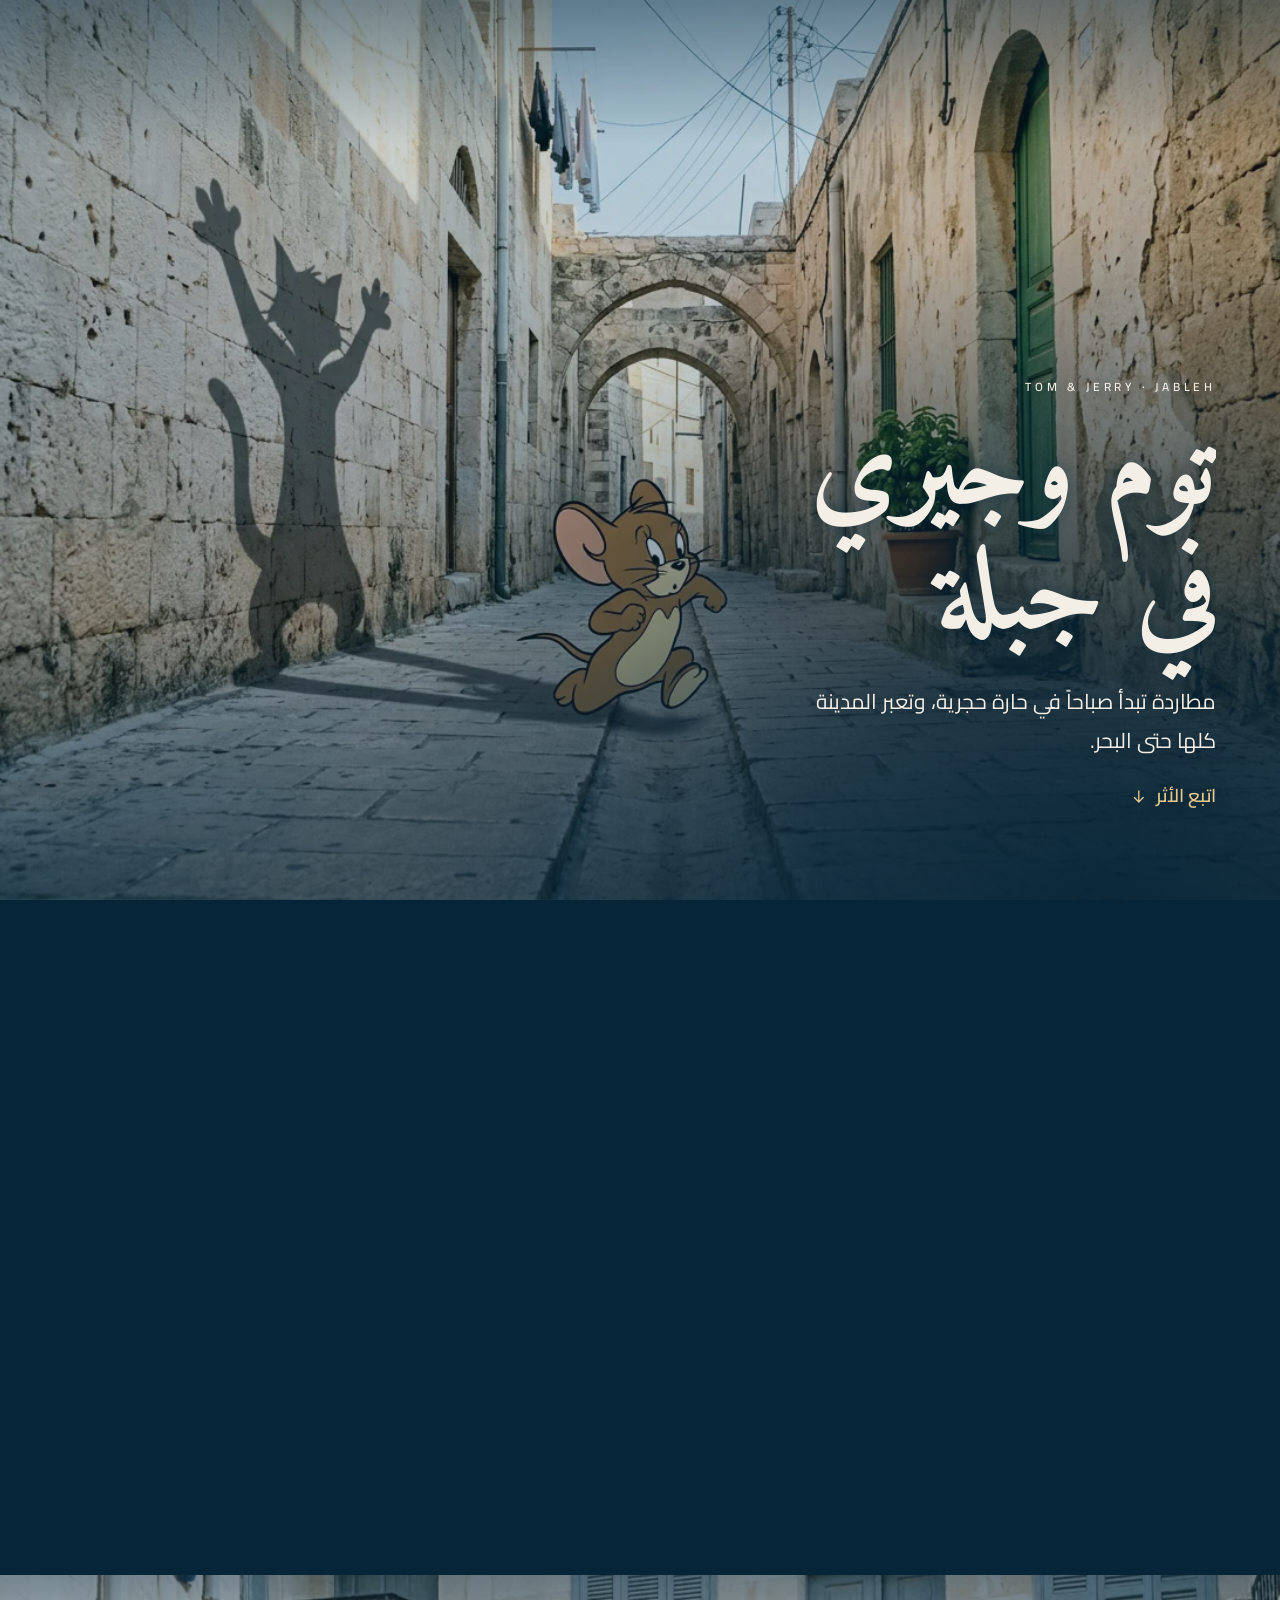
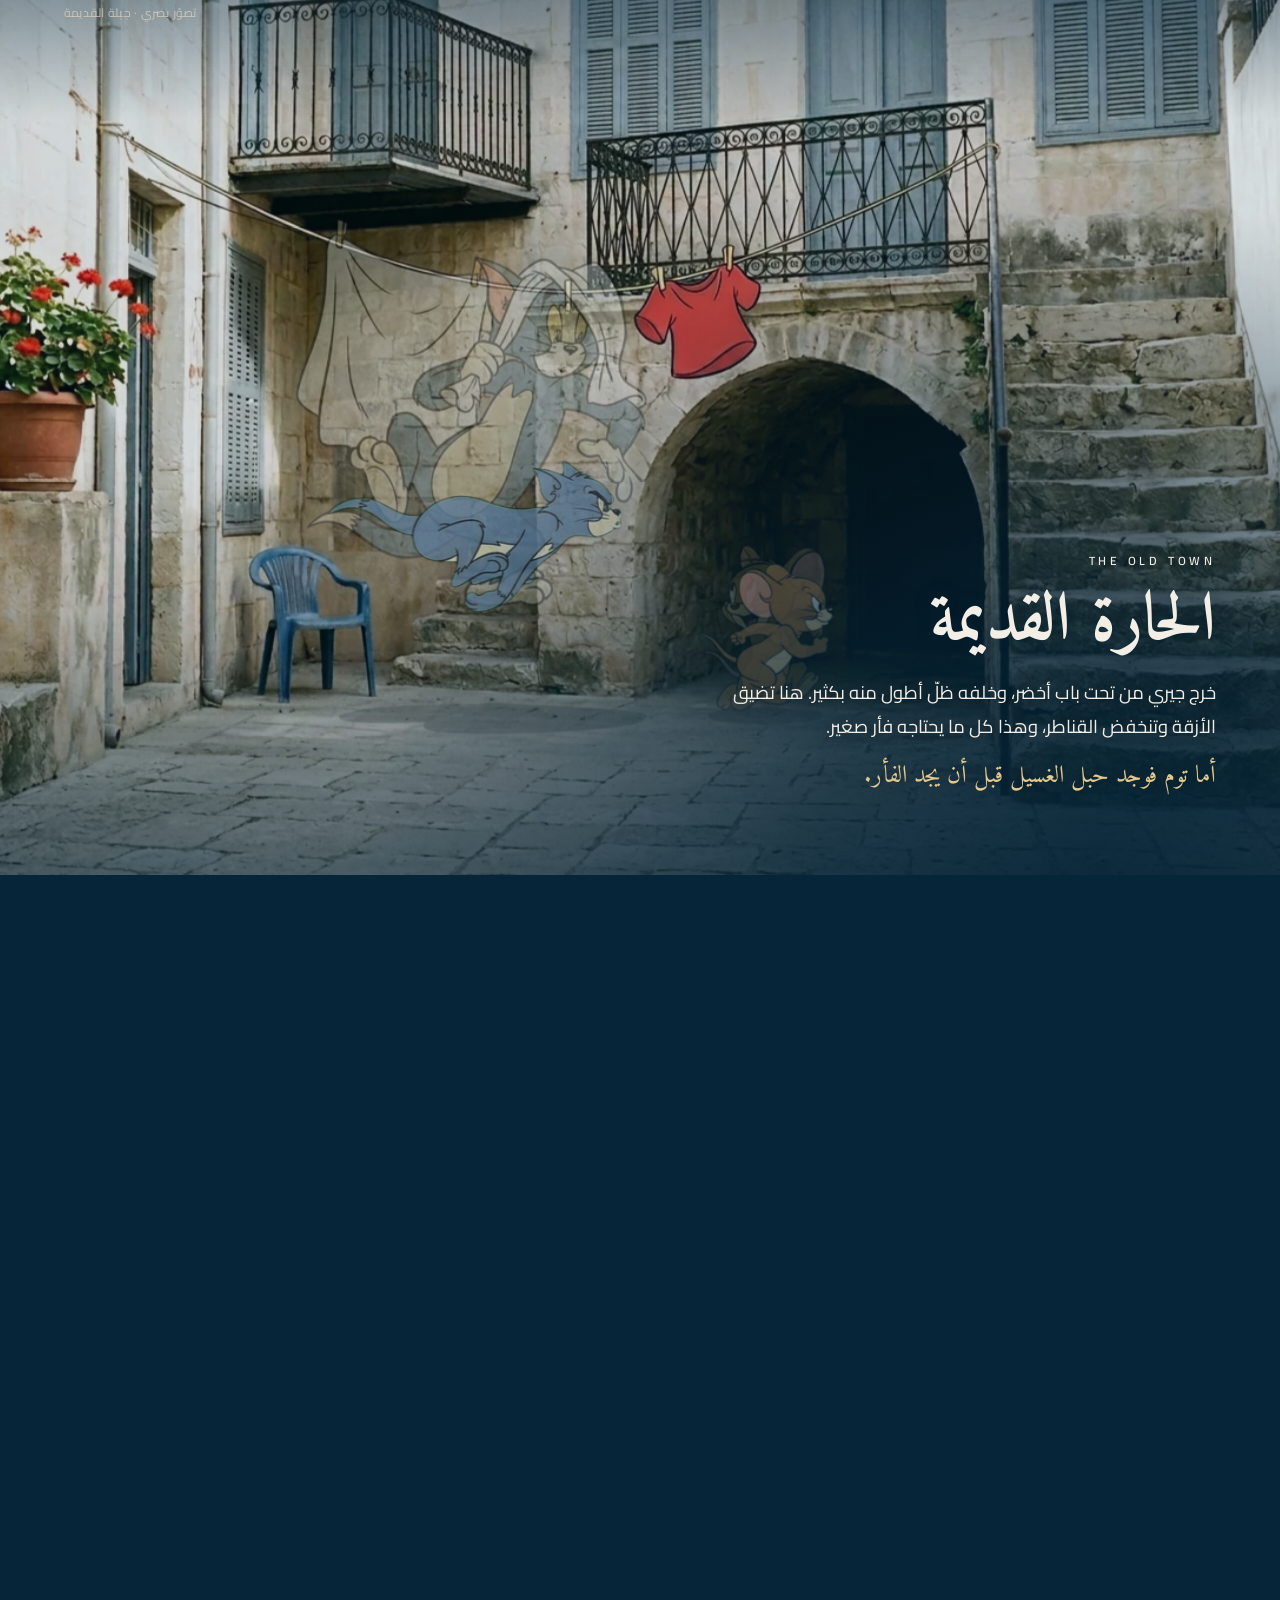
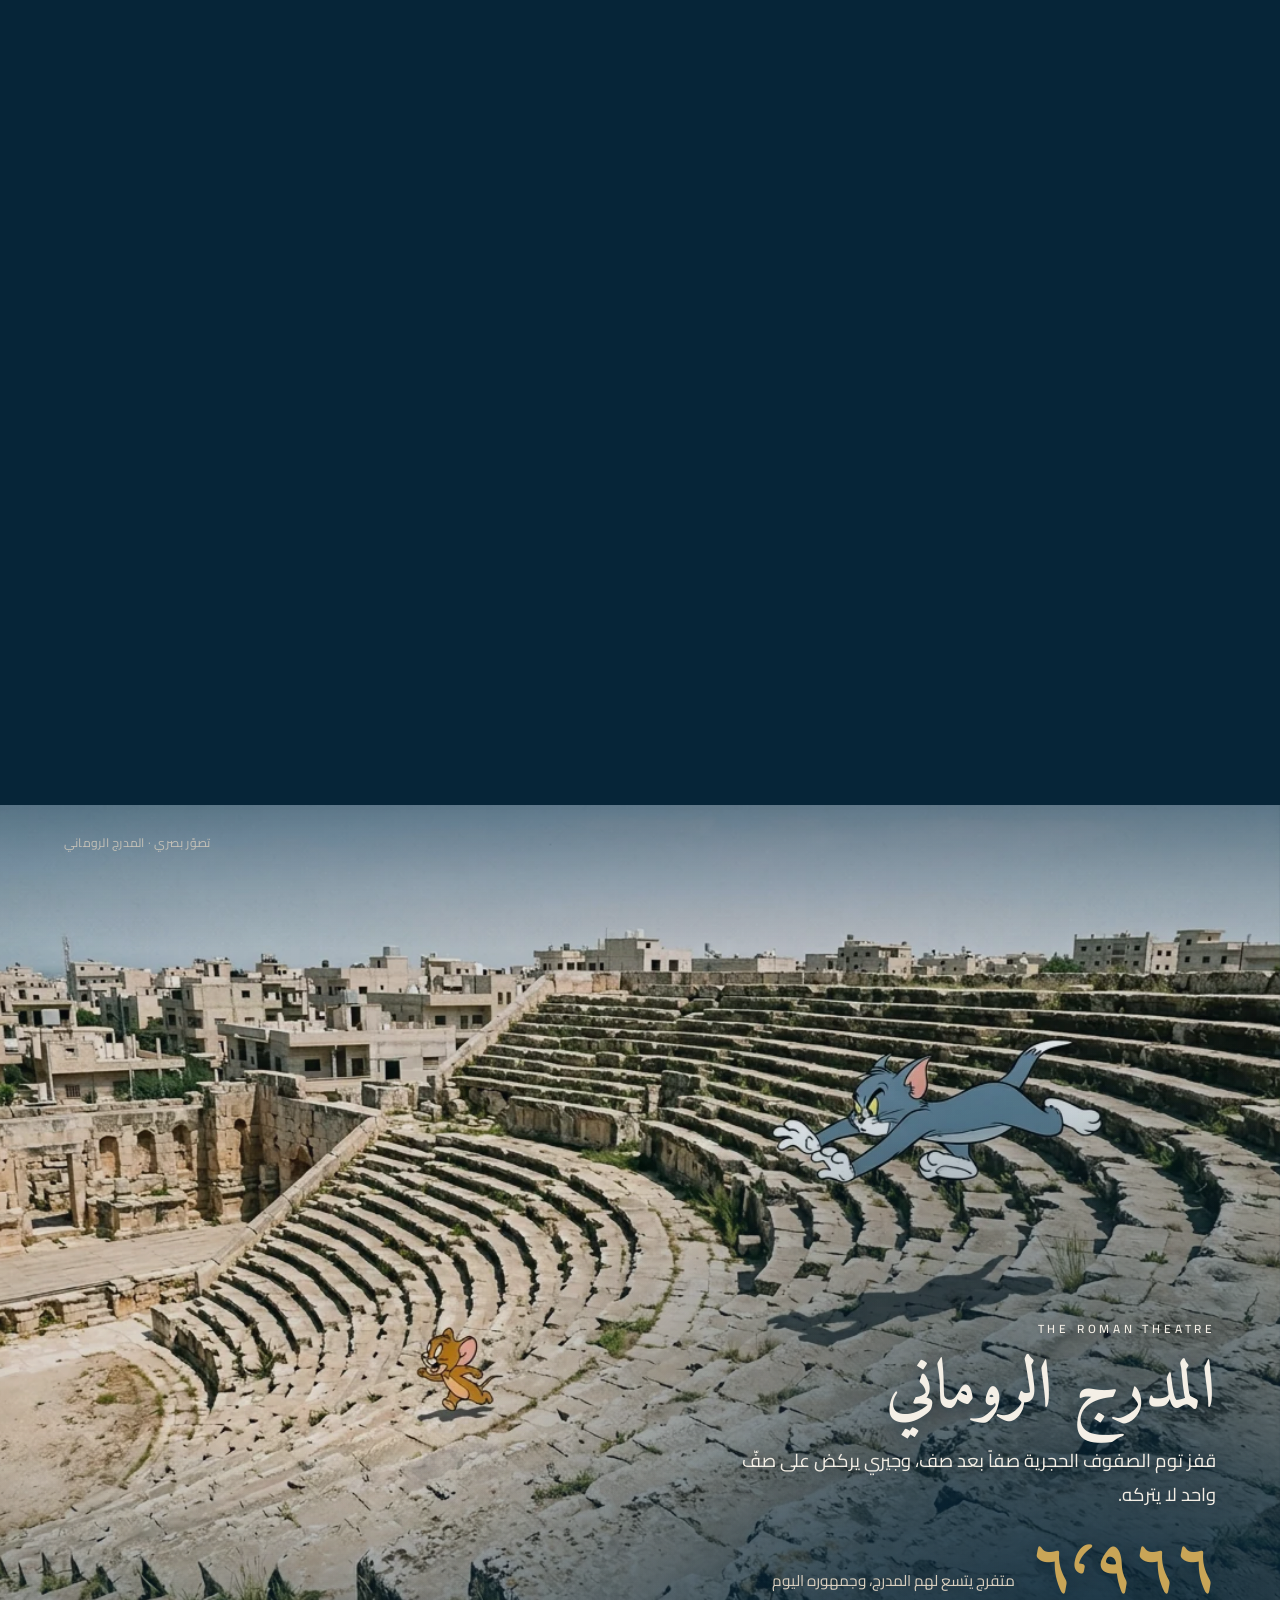
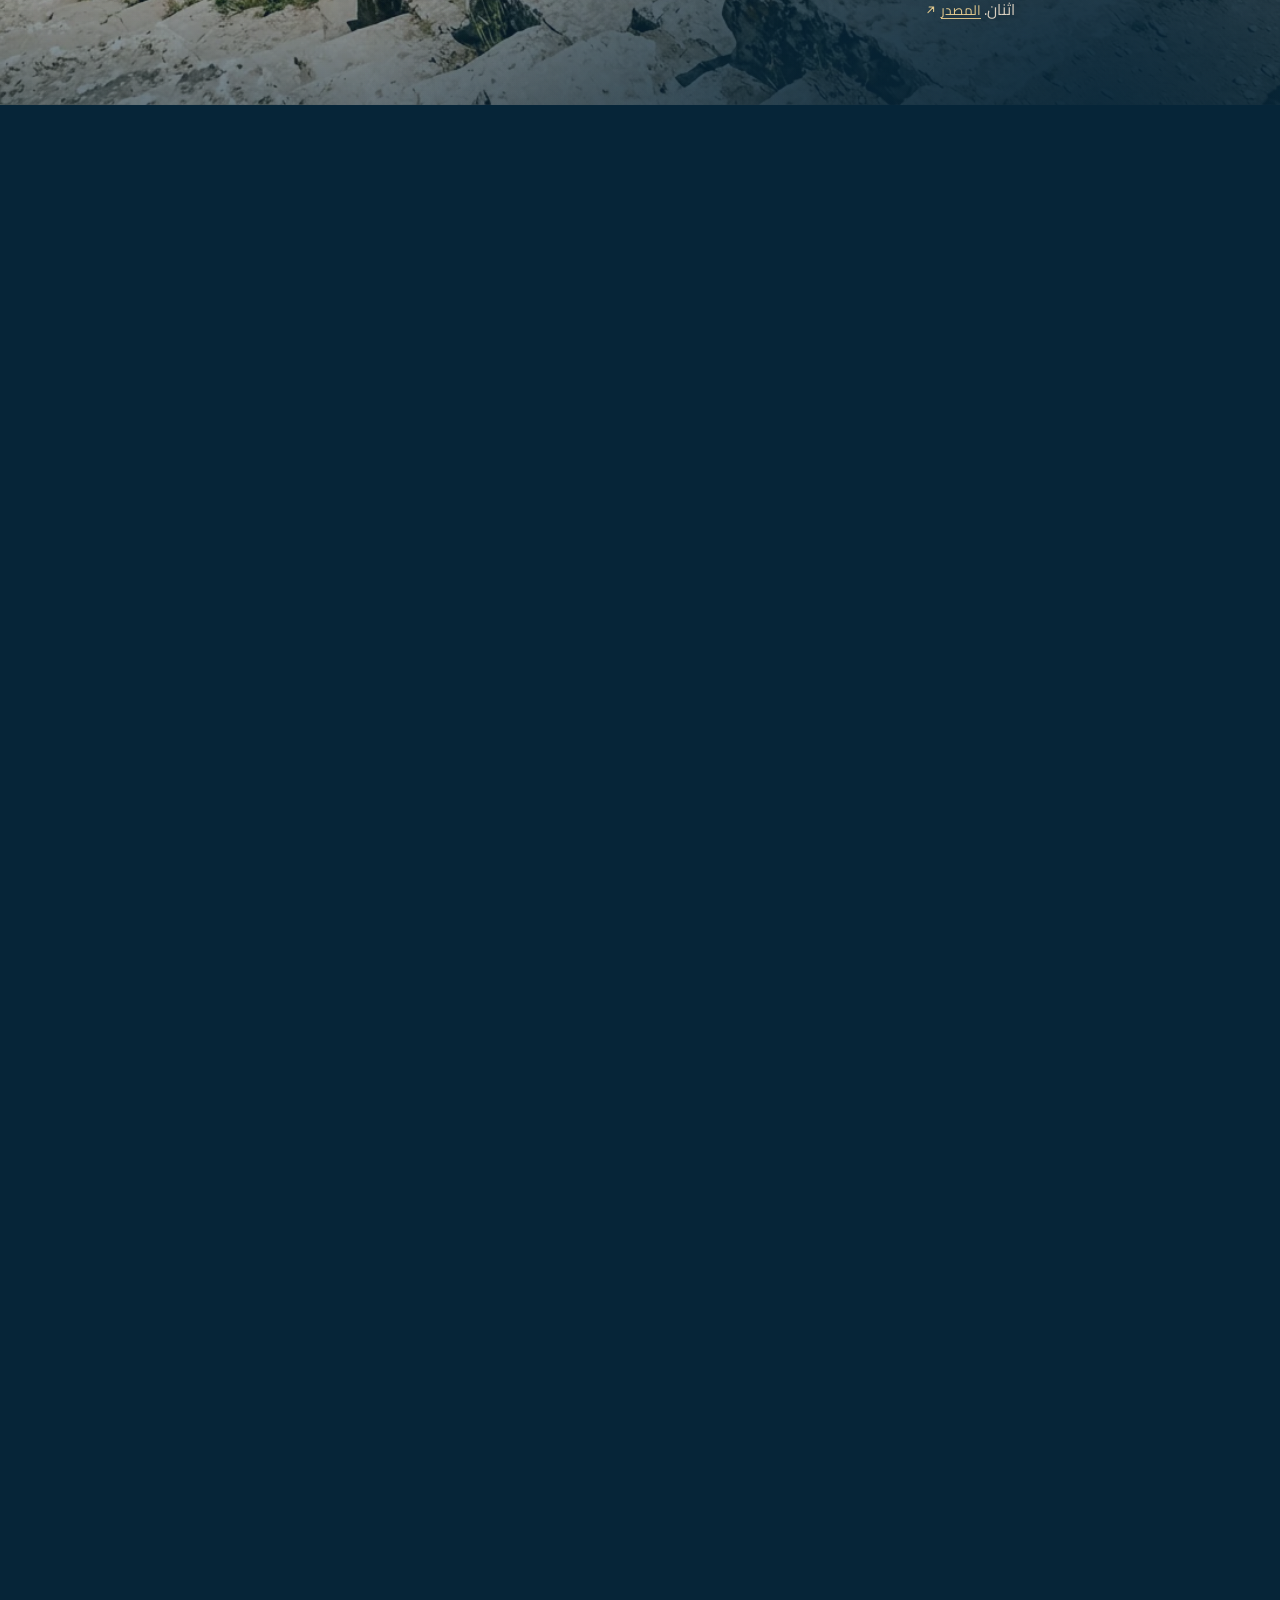
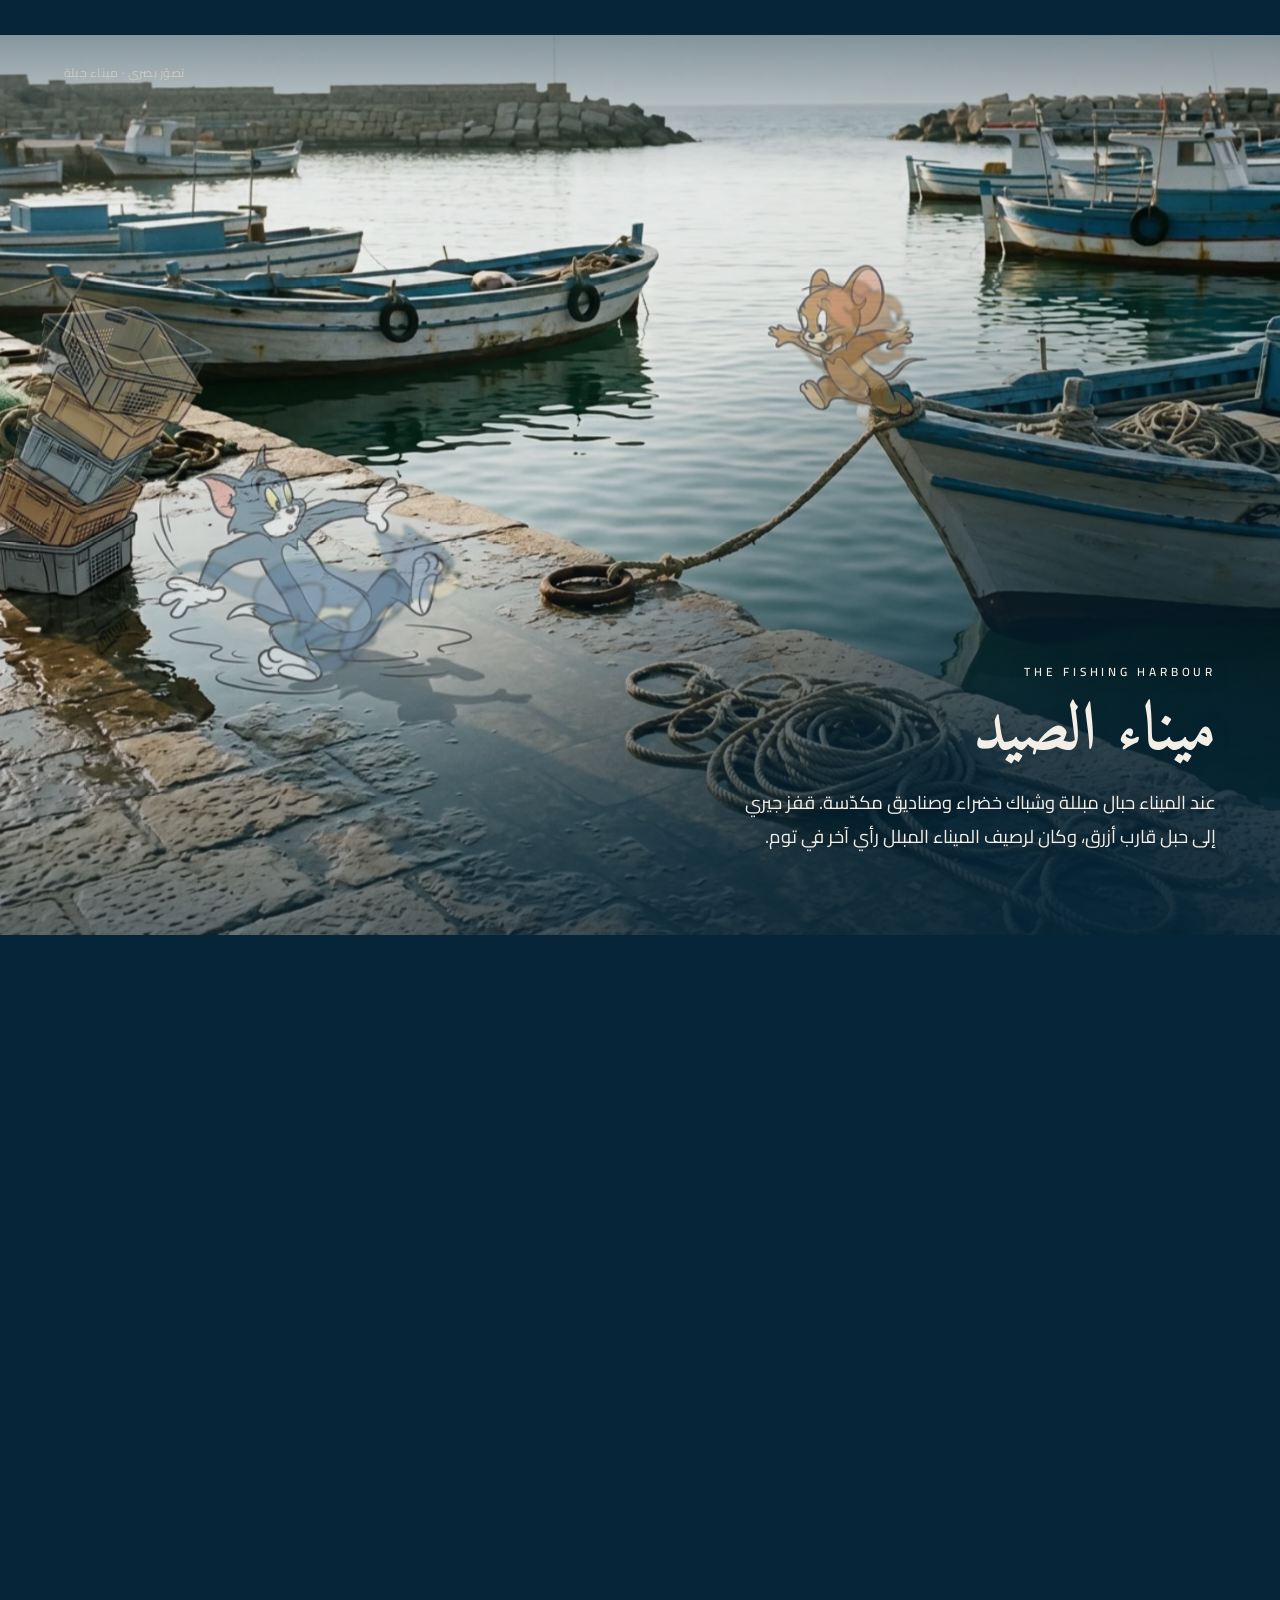
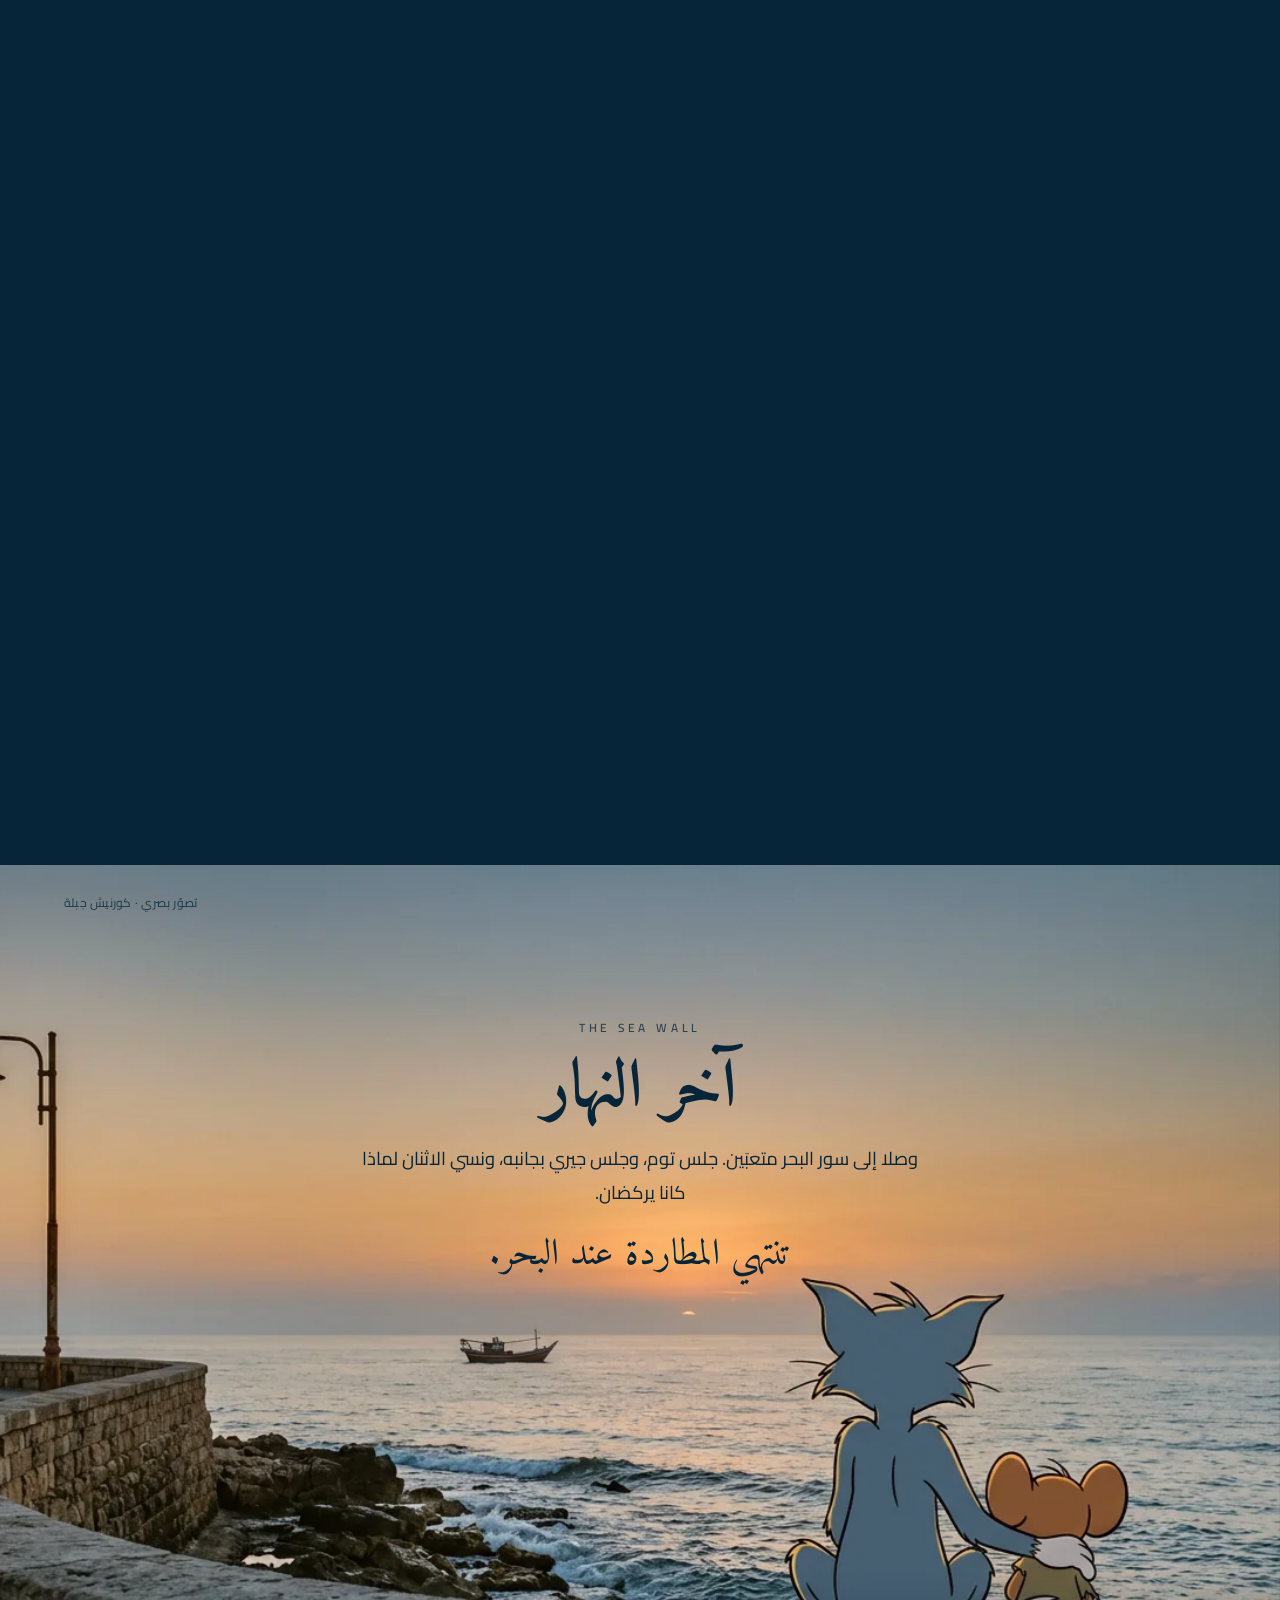
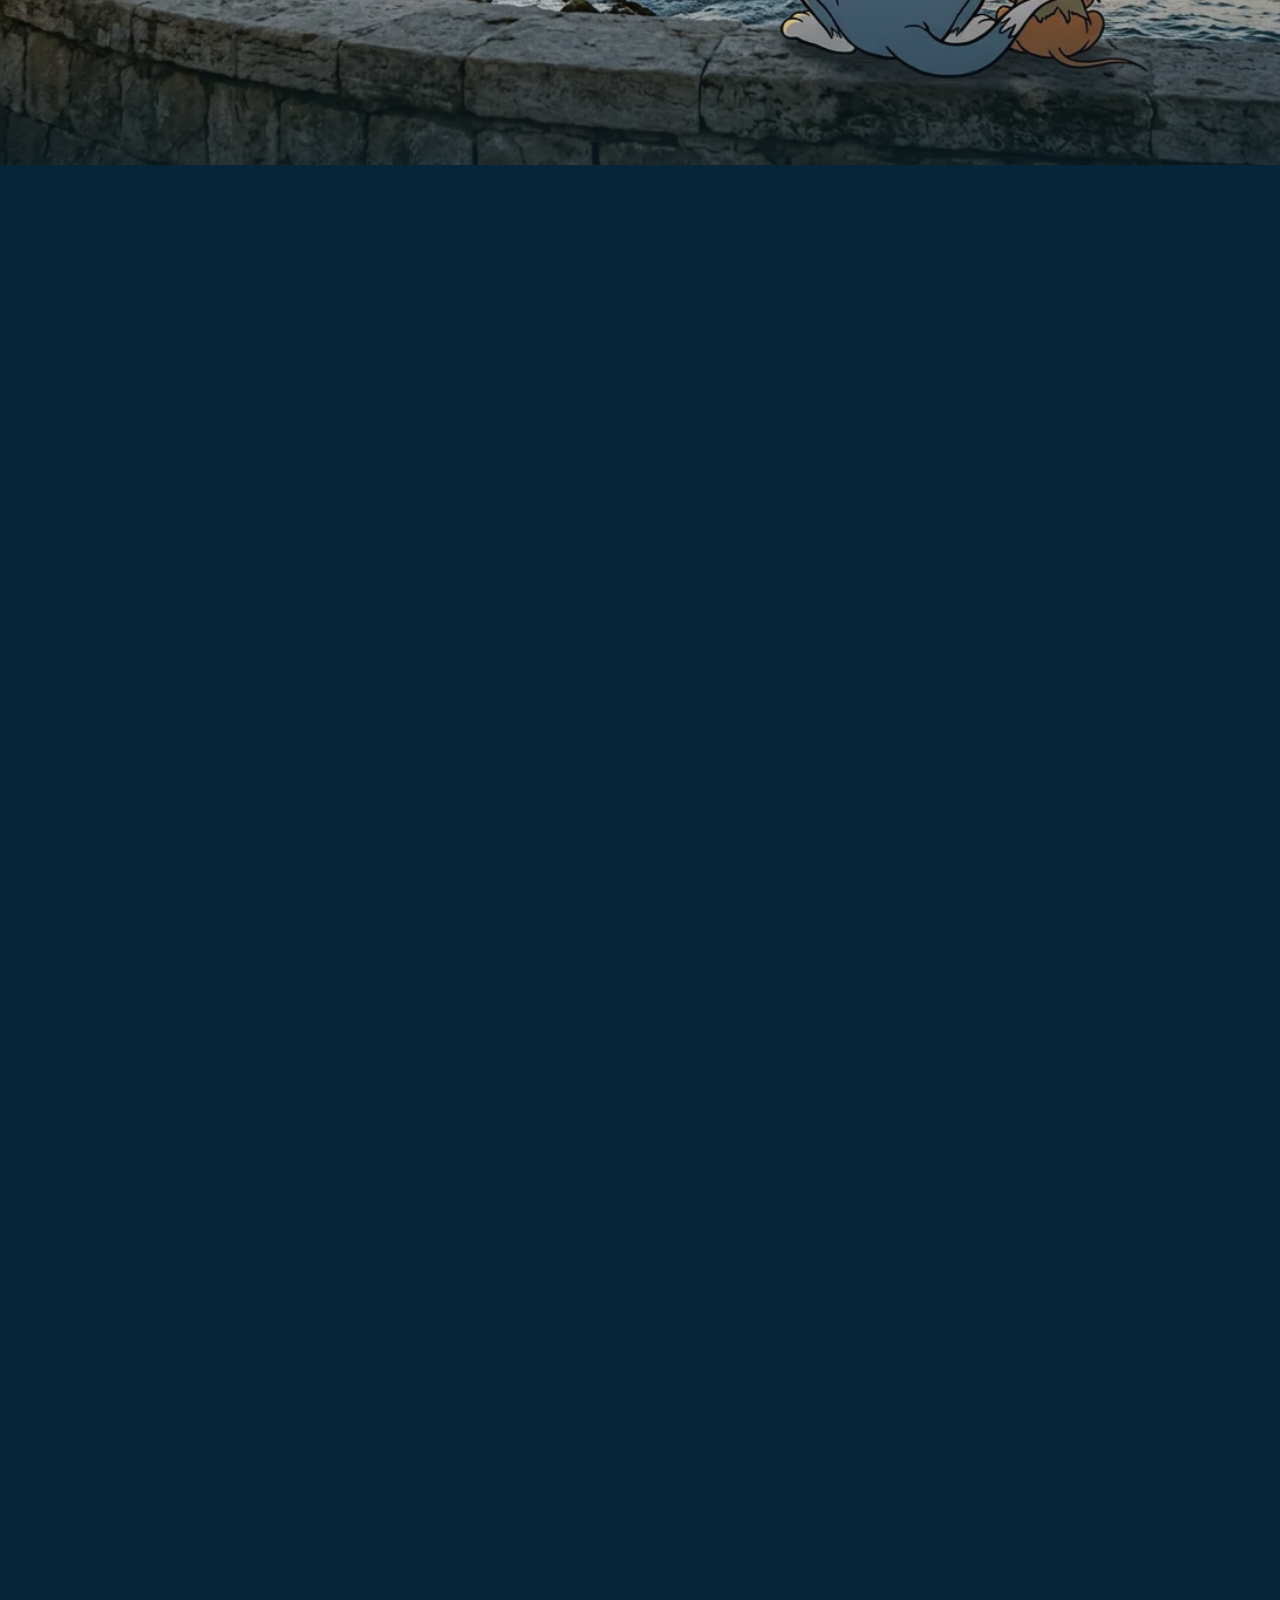
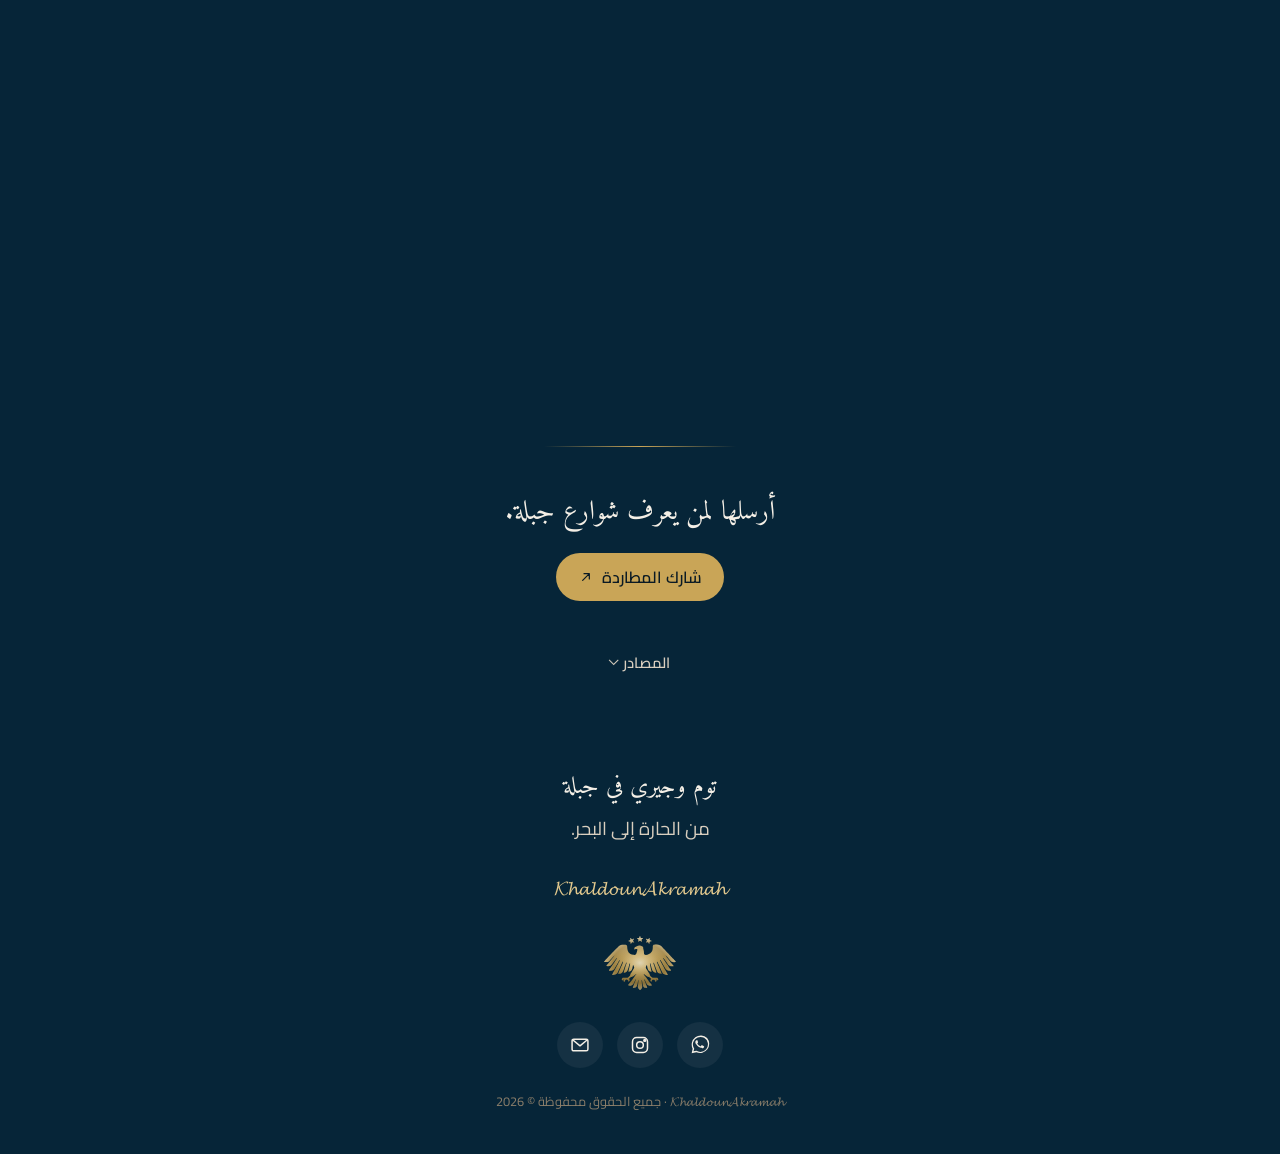
<file: index.html>
<!DOCTYPE html>
<html lang="ar" dir="rtl">
<head>
<meta charset="UTF-8">
<meta name="viewport" content="width=device-width, initial-scale=1">
<title>توم وجيري في جبلة</title>
<meta name="description" content="مطاردة قط وفأر في شوارع جبلة السورية: من الحارة القديمة إلى المدرج الروماني وميناء الصيد، حتى سور البحر عند الغروب. صفحة قصيرة تُقرأ بالتمرير.">
<meta name="author" content="𝓚𝓱𝓪𝓵𝓭𝓸𝓾𝓷𝓐𝓴𝓻𝓪𝓶𝓪𝓱">
<meta name="theme-color" content="#062538">
<meta property="og:type" content="website">
<meta property="og:title" content="توم وجيري في جبلة">
<meta property="og:description" content="مطاردة تبدأ صباحاً في حارة حجرية، وتعبر جبلة كلها حتى البحر.">
<meta property="og:image" content="https://kakramah.github.io/tom-and-jerry-jableh/images/share-card.jpg">
<meta property="og:url" content="https://kakramah.github.io/tom-and-jerry-jableh/">
<meta name="twitter:card" content="summary_large_image">
<link rel="icon" href="images/eagle-emblem-metal.svg" type="image/svg+xml">
<link rel="preload" href="fonts/Amiri-Bold.woff2" as="font" type="font/woff2" crossorigin>
<link rel="preload" href="images/hero-alley.webp" as="image">
<link rel="stylesheet" href="style.css">
</head>
<body>
<a class="skip-link" href="#old-town">انتقل إلى المطاردة</a>

<header class="stage stage-hero" id="top" data-scene="hero" data-tint="morning" data-copy="hero">
  <div class="pin">
    <div class="frame" data-pos="50% 50%">
      <img class="plate" src="images/plate-hero.webp" alt="" width="1376" height="768" fetchpriority="high">
      <img class="full" src="images/hero-alley.webp" alt="زقاق حجري ضيق في جبلة القديمة صباحاً، فأر كرتوني بني يركض نحو القارئ وظل قط طويل على الجدار خلفه" width="1376" height="768">
    </div>
    <div class="veil" aria-hidden="true"></div>
    <div class="copy">
      <p class="latin-line" dir="ltr">TOM &amp; JERRY · JABLEH</p>
      <h1><span class="line">توم وجيري</span><span class="line">في جبلة</span></h1>
      <p class="lede">مطاردة تبدأ صباحاً في حارة حجرية، وتعبر المدينة كلها حتى البحر.</p>
      <a class="start-link" href="#old-town">اتبع الأثر <svg viewBox="0 0 24 24" aria-hidden="true"><path d="M12 4v15m0 0-6-6m6 6 6-6"/></svg></a>
    </div>
  </div>
</header>

<main>
  <section class="stage" id="old-town" data-scene="old-town" data-tint="late-morning" data-copy="start" aria-labelledby="old-town-title">
    <div class="pin">
      <div class="frame" data-pos="70% 50%">
        <img class="plate" src="images/plate-old-town.webp" alt="" width="1376" height="768" loading="lazy">
        <a class="image-link" href="images/scene-old-town.webp" data-view data-title="الحارة القديمة" data-desc="تصوّر بصري مولَّد: القط عالق في حبل الغسيل، والفأر يفلت أمام القنطرة." aria-label="كبّر صورة الحارة القديمة">
          <img class="full" src="images/scene-old-town.webp" alt="قط كرتوني رمادي عالق في حبل غسيل بين جدران حجرية، وفأر بني يفلت أمام قنطرة منخفضة" width="1376" height="768" loading="lazy">
        </a>
        <div class="actor actor-cat" aria-hidden="true"></div>
        <div class="actor actor-mouse" aria-hidden="true"></div>
      </div>
      <div class="veil" aria-hidden="true"></div>
      <p class="credit">تصوّر بصري · جبلة القديمة</p>
      <div class="copy">
        <p class="latin-line" dir="ltr">THE OLD TOWN</p>
        <h2 id="old-town-title">الحارة القديمة</h2>
        <p>خرج جيري من تحت باب أخضر، وخلفه ظلّ أطول منه بكثير. هنا تضيق الأزقة وتنخفض القناطر، وهذا كل ما يحتاجه فأر صغير.</p>
        <p class="turn">أما توم فوجد حبل الغسيل قبل أن يجد الفأر.</p>
      </div>
    </div>
  </section>

  <section class="stage" id="theatre" data-scene="theatre" data-tint="noon" data-copy="start" aria-labelledby="theatre-title">
    <div class="pin">
      <div class="frame" data-pos="62% 50%">
        <img class="plate" src="images/plate-theatre.webp" alt="" width="1376" height="768" loading="lazy">
        <a class="image-link" href="images/scene-theatre.webp" data-view data-title="المدرج الروماني" data-desc="تصوّر بصري مولَّد: الفأر يركض على صف حجري، والقط يقفز الصفوف خلفه." aria-label="كبّر صورة المدرج الروماني">
          <img class="full" src="images/scene-theatre.webp" alt="مدرج روماني من حجر قديم، فأر كرتوني صغير يركض على أحد صفوفه وقط يقفز من صف إلى صف خلفه" width="1376" height="768" loading="lazy">
        </a>
        <div class="actor actor-cat" aria-hidden="true"></div>
        <div class="actor actor-mouse" aria-hidden="true"></div>
      </div>
      <div class="veil" aria-hidden="true"></div>
      <p class="credit">تصوّر بصري · المدرج الروماني</p>
      <div class="copy">
        <p class="latin-line" dir="ltr">THE ROMAN THEATRE</p>
        <h2 id="theatre-title">المدرج الروماني</h2>
        <p>قفز توم الصفوف الحجرية صفاً بعد صف، وجيري يركض على صفّ واحد لا يتركه.</p>
        <p class="seat-count"><span class="count" data-target="7000">٧٬٠٠٠</span><span class="count-label">متفرج يتسع لهم المدرج، وجمهوره اليوم اثنان. <a class="source-ref" href="https://en.wikipedia.org/wiki/Jableh" target="_blank" rel="noopener noreferrer">المصدر<svg viewBox="0 0 24 24" aria-hidden="true"><path d="M7 17 17 7M9 7h8v8"/></svg></a></span></p>
      </div>
    </div>
  </section>

  <section class="stage" id="harbour" data-scene="harbour" data-tint="afternoon" data-copy="start" aria-labelledby="harbour-title">
    <div class="pin">
      <div class="frame" data-pos="45% 50%">
        <img class="plate" src="images/plate-harbour.webp" alt="" width="1376" height="768" loading="lazy">
        <a class="image-link" href="images/scene-harbour.webp" data-view data-title="ميناء الصيد" data-desc="تصوّر بصري مولَّد: الفأر يقفز إلى حبل قارب، والقط ينزلق على الرصيف المبلل." aria-label="كبّر صورة ميناء الصيد">
          <img class="full" src="images/scene-harbour.webp" alt="رصيف ميناء صيد مبلل وقوارب خشبية، فأر كرتوني يقفز إلى حبل قارب أزرق وقط ينزلق بين صناديق السمك" width="1376" height="768" loading="lazy">
        </a>
        <div class="actor actor-cat" aria-hidden="true"></div>
        <div class="actor actor-mouse" aria-hidden="true"></div>
      </div>
      <div class="veil" aria-hidden="true"></div>
      <p class="credit">تصوّر بصري · ميناء جبلة</p>
      <div class="copy">
        <p class="latin-line" dir="ltr">THE FISHING HARBOUR</p>
        <h2 id="harbour-title">ميناء الصيد</h2>
        <p>عند الميناء حبال مبللة وشباك خضراء وصناديق مكدّسة. قفز جيري إلى حبل قارب أزرق، وكان لرصيف الميناء المبلل رأي آخر في توم.</p>
      </div>
    </div>
  </section>

  <section class="stage stage-last" id="corniche" data-scene="corniche" data-tint="sunset" data-copy="sky" aria-labelledby="corniche-title">
    <div class="pin">
      <div class="frame" data-pos="60% 50%">
        <img class="plate" src="images/plate-corniche.webp" alt="" width="1376" height="768" loading="lazy">
        <a class="image-link" href="images/scene-corniche.webp" data-view data-title="سور البحر" data-desc="تصوّر بصري مولَّد: القط والفأر جالسان جنباً إلى جنب على سور البحر عند الغروب." aria-label="كبّر صورة سور البحر">
          <img class="full" src="images/scene-corniche.webp" alt="قط وفأر كرتونيان من الخلف جالسان على سور حجري أمام البحر عند الغروب" width="1376" height="768" loading="lazy">
        </a>
        <div class="actor actor-cat" aria-hidden="true"></div>
        <div class="actor actor-mouse" aria-hidden="true"></div>
      </div>
      <div class="veil" aria-hidden="true"></div>
      <p class="credit">تصوّر بصري · كورنيش جبلة</p>
      <div class="copy">
        <p class="latin-line" dir="ltr">THE SEA WALL</p>
        <h2 id="corniche-title">آخر النهار</h2>
        <p>وصلا إلى سور البحر متعبَين. جلس توم، وجلس جيري بجانبه، ونسي الاثنان لماذا كانا يركضان.</p>
        <p class="closing-line">تنتهي المطاردة عند البحر.</p>
      </div>
    </div>
  </section>

  <section class="afterword" aria-label="المشاركة والمصادر">
    <div class="share-area">
      <p>أرسلها لمن يعرف شوارع جبلة.</p>
      <button id="share-button" type="button" class="share-button">شارك المطاردة <svg viewBox="0 0 24 24" aria-hidden="true"><path d="M7 17 17 7M9 7h8v8"/></svg></button>
    </div>
    <details class="sources">
      <summary>المصادر</summary>
      <ul>
        <li><a href="https://en.wikipedia.org/wiki/Jableh" target="_blank" rel="noopener noreferrer">ويكيبيديا: Jableh</a> <span>سعة المدرج الروماني لنحو سبعة آلاف متفرج، والبلدة القديمة على الساحل، والميناء.</span></li>
      </ul>
      <p>توم وجيري شخصيتان من إنتاج Warner Bros. الصور تصوّر بصري مولَّد بروحهما في أماكن جبلة، وليست صوراً فوتوغرافية للمدينة، وهذه الصفحة عمل محبة غير تجاري.</p>
    </details>
  </section>
</main>

<footer class="site-footer">
  <p class="footer-title">توم وجيري في جبلة</p>
  <p class="footer-note">من الحارة إلى البحر.</p>
  <p class="author-signature" dir="ltr">𝓚𝓱𝓪𝓵𝓭𝓸𝓾𝓷𝓐𝓴𝓻𝓪𝓶𝓪𝓱</p>
  <div class="eagle-space"><img src="images/eagle-emblem-metal.svg" alt="عقاب خلدون المعتمد بثلاث نجمات" width="1000" height="754" loading="lazy"></div>
  <div class="social-links">
    <a href="https://wa.me/966566702030" target="_blank" rel="noopener noreferrer" aria-label="واتساب" title="واتساب"><svg viewBox="0 0 24 24" aria-hidden="true"><path fill="currentColor" d="M20.5 3.5a11 11 0 0 0-17.3 13L2 22l5.6-1.4A11 11 0 0 0 20.5 3.5Zm-8.1 16.8a9 9 0 0 1-4.6-1.3l-.3-.2-3.3.8.9-3.2-.2-.3a9 9 0 1 1 7.5 4.2Z"/><path fill="currentColor" d="M9.1 6.6c-.2-.4-.4-.4-.6-.4H8c-.2 0-.5.1-.7.3s-.9.9-.9 2.1 1 2.4 1.1 2.6c.2.2 1.9 2.9 4.5 3.9 2.1.8 2.6.7 3.1.7s1.5-.6 1.7-1.2c.2-.6.2-1.1.1-1.2-.1-.1-.3-.2-.6-.3l-1.8-.9c-.2-.1-.4-.1-.6.2l-.8 1c-.1.2-.3.2-.6.1a7.3 7.3 0 0 1-2.1-1.3 8 8 0 0 1-1.5-1.8c-.2-.3 0-.4.1-.6l.5-.6c.2-.2.2-.4.1-.6Z"/></svg></a>
    <a href="https://instagram.com/khaldounakramah" target="_blank" rel="noopener noreferrer" aria-label="إنستغرام" title="إنستغرام"><svg viewBox="0 0 24 24" fill="none" aria-hidden="true"><rect x="3" y="3" width="18" height="18" rx="5" stroke="currentColor" stroke-width="1.8"/><circle cx="12" cy="12" r="4" stroke="currentColor" stroke-width="1.8"/><circle cx="17.7" cy="6.5" r="1.1" fill="currentColor"/></svg></a>
    <a href="mailto:akramahkhaldoun@gmail.com" target="_blank" rel="noopener noreferrer" aria-label="البريد" title="البريد"><svg viewBox="0 0 24 24" fill="none" aria-hidden="true"><rect x="2.5" y="5" width="19" height="14" rx="2" stroke="currentColor" stroke-width="1.8"/><path d="m3.5 6 8.5 7 8.5-7" stroke="currentColor" stroke-width="1.8"/></svg></a>
  </div>
  <p class="copyright" dir="ltr">جميع الحقوق محفوظة © 2026 · 𝓚𝓱𝓪𝓵𝓭𝓸𝓾𝓷𝓐𝓴𝓻𝓪𝓶𝓪𝓱</p>
</footer>

<dialog id="image-dialog" class="image-dialog" aria-labelledby="image-title">
  <button class="dialog-close" type="button" aria-label="أغلق الصورة"><svg viewBox="0 0 24 24" aria-hidden="true"><path d="M6 6l12 12M18 6 6 18"/></svg></button>
  <img id="enlarged-image" src="images/scene-old-town.webp" alt="" width="1376" height="768">
  <div class="dialog-caption">
    <button id="previous-image" type="button" aria-label="الصورة السابقة"><svg viewBox="0 0 24 24" aria-hidden="true"><path d="m9 6 6 6-6 6"/></svg></button>
    <div><h2 id="image-title"></h2><p id="image-description"></p></div>
    <button id="next-image" type="button" aria-label="الصورة التالية"><svg viewBox="0 0 24 24" aria-hidden="true"><path d="m15 6-6 6 6 6"/></svg></button>
  </div>
</dialog>

<dialog id="share-dialog" class="share-dialog" aria-labelledby="share-title">
  <button class="dialog-close" type="button" aria-label="أغلق المشاركة"><svg viewBox="0 0 24 24" aria-hidden="true"><path d="M6 6l12 12M18 6 6 18"/></svg></button>
  <h2 id="share-title">أرسل المطاردة</h2>
  <label for="share-url">رابط الصفحة</label>
  <div class="copy-row"><input id="share-url" type="url" readonly dir="ltr"><button id="copy-link" type="button">انسخ الرابط</button></div>
  <p class="share-status" aria-live="polite"></p>
  <div class="share-options">
    <a data-share="whatsapp" target="_blank" rel="noopener noreferrer" aria-label="شارك عبر واتساب">واتساب</a>
    <a data-share="telegram" target="_blank" rel="noopener noreferrer" aria-label="شارك عبر تلغرام">تلغرام</a>
    <a data-share="x" target="_blank" rel="noopener noreferrer" aria-label="شارك عبر إكس">إكس</a>
    <a data-share="facebook" target="_blank" rel="noopener noreferrer" aria-label="شارك عبر فيسبوك">فيسبوك</a>
  </div>
</dialog>

<script src="script.js" defer></script>
</body>
</html>
</file>
<file: style.css>
/* توم وجيري في جبلة · الأسلوب 21: تراكب أزرق سياحي. التوكنات يملكها DESIGN.md */

@font-face { font-family: 'Amiri'; src: url('fonts/Amiri-Bold.woff2') format('woff2'); font-weight: 700; font-style: normal; font-display: swap; }
@font-face { font-family: 'Amiri'; src: url('fonts/Amiri-Regular.woff2') format('woff2'); font-weight: 400; font-style: normal; font-display: swap; }
@font-face { font-family: 'Cairo'; src: url('fonts/Cairo-Variable.woff2') format('woff2'); font-weight: 300 800; font-style: normal; font-display: swap; }

/* قيم تتدرّج بالحركة */
@property --tint-a { syntax: '<number>'; inherits: true; initial-value: .3; }
@property --reveal { syntax: '<percentage>'; inherits: false; initial-value: 0%; }

:root {
  /* البحر: أرضية الصفحة وتراكب الصور */
  --deep: #062538;
  --sea: #0B3D5C;
  --sea-rgb: 6, 37, 56;
  --teal-rgb: 11, 61, 92;
  /* الحجر والضوء */
  --sand: #F4EFE6;
  --sand-soft: #D9CFBF;
  --stone: #8B7E6A;
  --gold: #C9A557;
  --gold-soft: #E2C98E;
  --ember-rgb: 184, 74, 44;
  --ink: #0A1A24;

  --font-display: 'Amiri', 'Cairo', serif;
  --font-body: 'Cairo', 'Amiri', sans-serif;

  --gutter: clamp(1.25rem, 5vw, 5.5rem);
  --ease-out: cubic-bezier(.16, 1, .3, 1);
  --measure: 31rem;
}

*, *::before, *::after { box-sizing: border-box; }
html { scroll-behavior: smooth; -webkit-text-size-adjust: 100%; background: var(--deep); }
body {
  margin: 0;
  font-family: var(--font-body);
  font-size: clamp(1.02rem, .96rem + .25vw, 1.15rem);
  line-height: 1.85;
  color: var(--sand);
  background: var(--deep);
  overflow-x: clip;
}
::selection { background: var(--gold); color: var(--ink); }
img { display: block; max-width: 100%; height: auto; }
a { color: inherit; text-underline-offset: .25em; }
:focus-visible { outline: 2px solid var(--gold); outline-offset: 3px; border-radius: 2px; }
svg { width: 1em; height: 1em; fill: none; stroke: currentColor; stroke-width: 1.8; stroke-linecap: round; stroke-linejoin: round; }
html { scrollbar-color: var(--stone) var(--deep); }

.skip-link {
  position: absolute; inset-inline-start: 1rem; top: -4rem; z-index: 50;
  padding: .6rem 1rem; background: var(--sand); color: var(--ink); text-decoration: none;
}
.skip-link:focus { top: 1rem; }

/* ===== المسرح: مشهد مثبّت والتمرير يحرّك ما داخله ===== */
.stage { position: relative; height: 270vh; }
.stage-hero { height: 175vh; }
.stage-last { height: 300vh; }
.pin {
  position: sticky; top: 0;
  height: 100vh; height: 100svh;
  overflow: hidden;
  isolation: isolate;
  display: grid;
  padding: clamp(1.5rem, 5vh, 3.5rem) var(--gutter) clamp(2.5rem, 9vh, 6rem);
}
.frame {
  position: absolute; inset: 0; z-index: -2;
  transform-origin: 50% 60%;
  will-change: transform;
}
.frame img, .frame .image-link {
  position: absolute; inset: 0;
  width: 100%; height: 100%;
}
.frame img { object-fit: cover; object-position: var(--pos, 50% 50%); }
.frame .image-link { display: block; cursor: zoom-in; }
.frame .scene-video { position: absolute; inset: 0; width: 100%; height: 100%; object-fit: cover; object-position: var(--pos, 50% 50%); pointer-events: none; }
.js .frame .full { opacity: 0; }
.js .stage-hero:not(.has-video) .frame .full { opacity: 1; }

/* الممثلان: صفحة رسمات الركض، والإطار يتبدّل مع المسافة */
.actor {
  position: absolute; left: 0; top: 0;
  width: 10px; height: 10px;
  background-repeat: no-repeat;
  background-position: 0 0;
  pointer-events: none;
  opacity: 0;
  will-change: transform, opacity, filter;
}

/* التراكب: أزرق مخضرّ صباحاً يخفّ مع وصول القارئ ويميل إلى الكهرمان عند الغروب */
.veil {
  position: absolute; inset: 0; z-index: -1; pointer-events: none;
  background:
    radial-gradient(ellipse 58% 75% at var(--copy-x, 86%) var(--copy-y, 100%), rgba(var(--sea-rgb), .9) 0%, rgba(var(--sea-rgb), .7) 38%, rgba(var(--sea-rgb), 0) 100%),
    linear-gradient(to top, rgba(var(--sea-rgb), .55) 0%, rgba(var(--sea-rgb), 0) 30%),
    linear-gradient(to bottom, rgba(var(--sea-rgb), .45) 0%, rgba(var(--sea-rgb), 0) 16%),
    linear-gradient(rgba(var(--tint-rgb, var(--teal-rgb)), var(--tint-a)), rgba(var(--tint-rgb, var(--teal-rgb)), var(--tint-a)));
}
.stage[data-tint="morning"]      { --tint-rgb: var(--teal-rgb); }
.stage[data-tint="late-morning"] { --tint-rgb: var(--teal-rgb); }
.stage[data-tint="noon"]         { --tint-rgb: var(--teal-rgb); }
.stage[data-tint="afternoon"]    { --tint-rgb: var(--teal-rgb); }
.stage[data-tint="sunset"]       { --tint-rgb: var(--ember-rgb); }
.stage[data-copy="end"] { --copy-x: 14%; }
.stage[data-copy="sky"] .veil {
  background:
    linear-gradient(to top, rgba(var(--sea-rgb), .5) 0%, rgba(var(--sea-rgb), 0) 22%),
    linear-gradient(rgba(var(--tint-rgb), var(--tint-a)), rgba(var(--tint-rgb), var(--tint-a)));
}

.credit {
  position: absolute; inset-inline-end: var(--gutter); top: clamp(1rem, 3vh, 2rem);
  margin: 0; font-size: .76rem; letter-spacing: .02em; color: var(--sand-soft);
  opacity: .8;
}
.stage[data-copy="sky"] .credit { color: var(--deep); }

/* ===== النص ===== */
.copy {
  position: relative;
  max-width: var(--measure);
  align-self: end;
  justify-self: start;
  text-shadow: 0 1px 16px rgba(var(--sea-rgb), .5);
}
.stage[data-copy="end"] .copy { justify-self: end; }
.stage[data-copy="sky"] .copy {
  justify-self: center; align-self: start; text-align: center;
  margin-top: clamp(3rem, 12vh, 8rem);
  max-width: 36rem;
  color: var(--deep); text-shadow: none;
}
.stage[data-copy="sky"] .copy p { color: var(--deep); }
.stage[data-copy="sky"] h2 { color: var(--deep); }
.stage[data-copy="sky"] .latin-line { text-align: center; color: var(--deep); opacity: .75; }
.copy p { margin: 0 0 .85rem; color: var(--sand); text-wrap: pretty; }
.copy p:last-child { margin-bottom: 0; }

.latin-line {
  margin: 0 0 .5rem;
  font-family: var(--font-body);
  font-size: .74rem; font-weight: 600;
  letter-spacing: .32em;
  color: var(--gold);
  text-align: right;
}

h1, h2 {
  font-family: var(--font-display);
  font-weight: 700;
  line-height: 1.08;
  margin: 0 0 1rem;
  color: var(--sand);
  text-wrap: balance;
}
h1 { font-size: clamp(3.4rem, 1.6rem + 7vw, 7.4rem); letter-spacing: -.01em; margin-bottom: 1.3rem; }
h1 .line { display: block; }
h2 { font-size: clamp(2.4rem, 1.5rem + 3.4vw, 4.4rem); }
.turn { font-family: var(--font-display); font-size: 1.32em; line-height: 1.5; color: var(--gold-soft) !important; }

.lede { font-size: clamp(1.1rem, 1rem + .4vw, 1.35rem); margin: 0 0 1.6rem; max-width: 27rem; color: var(--sand); text-wrap: balance; }

.start-link {
  display: inline-flex; align-items: center; gap: .55rem;
  min-height: 44px; padding: .35rem 0;
  color: var(--gold-soft); font-weight: 600; text-decoration: none;
  background: linear-gradient(var(--gold), var(--gold)) no-repeat right bottom / 0 1px;
  transition: background-size .5s var(--ease-out), color .3s;
}
@media (hover: hover) and (pointer: fine) {
  .start-link:hover { background-size: 100% 1px; color: var(--sand); }
      .dialog-caption button:hover, }
.start-link svg { font-size: 1.1rem; animation: nudge 2.4s var(--ease-out) infinite; }
@keyframes nudge { 0%, 60%, 100% { transform: translateY(0); } 30% { transform: translateY(5px); } }

.closing-line {
  font-family: var(--font-display);
  font-size: clamp(1.6rem, 1.2rem + 1.4vw, 2.3rem);
  line-height: 1.4;
  margin-top: 1.2rem !important;
}

/* عدّاد مقاعد المدرج */
.seat-count { display: flex; align-items: baseline; gap: 1rem; flex-wrap: wrap; margin-top: 1.4rem !important; }
.count {
  font-family: var(--font-display); font-weight: 700;
  font-size: clamp(3rem, 2rem + 3vw, 4.6rem); line-height: 1;
  color: var(--gold);
  font-variant-numeric: tabular-nums;
}
.count-label { flex: 1 1 13rem; font-size: .96rem; color: var(--sand-soft); }
.source-ref { display: inline-flex; align-items: center; gap: .2rem; color: var(--gold-soft); font-size: .85rem; white-space: nowrap; }

/* ===== الافتتاحية: الصورة تنكشف من موضع الفأر ===== */
.stage-hero:not(.has-video) .full {
  -webkit-mask-image: radial-gradient(circle at 50% 66%, black var(--reveal), transparent calc(var(--reveal) + 14%));
          mask-image: radial-gradient(circle at 50% 66%, black var(--reveal), transparent calc(var(--reveal) + 14%));
  opacity: 1 !important;
  transition: --reveal 2.2s var(--ease-out) .35s;
}
.is-ready .stage-hero .full { --reveal: 140%; }
.stage-hero h1 .line { clip-path: inset(0 0 110% 0); transform: translateY(.4em); transition: clip-path 1.1s var(--ease-out), transform 1.1s var(--ease-out); }
.stage-hero h1 .line + .line { transition-delay: .12s; }
.is-ready .stage-hero h1 .line { clip-path: inset(-10% 0 -20% 0); transform: none; }
.stage-hero .latin-line, .stage-hero .lede, .stage-hero .start-link { opacity: 0; transform: translateY(10px); transition: opacity 1s var(--ease-out) .5s, transform 1s var(--ease-out) .5s; }
.is-ready .stage-hero .latin-line, .is-ready .stage-hero .lede, .is-ready .stage-hero .start-link { opacity: 1; transform: none; }
.stage-hero .lede { transition-delay: .58s; }
.stage-hero .start-link { transition-delay: .66s; }

/* ===== الخاتمة ===== */
.afterword {
  padding: clamp(3.5rem, 9vh, 6rem) var(--gutter) 2rem;
  max-width: 46rem; margin-inline: auto;
  text-align: center;
}
.afterword::before {
  content: ""; display: block; height: 1px; margin: 0 auto 2.5rem; width: min(12rem, 40%);
  background: linear-gradient(to left, transparent, var(--gold), transparent);
}
.share-area p { margin: 0 0 1rem; font-family: var(--font-display); font-size: clamp(1.3rem, 1.1rem + .8vw, 1.7rem); color: var(--sand); }
.share-button {
  display: inline-flex; align-items: center; gap: .5rem;
  min-height: 44px; padding: .55rem 1.4rem;
  font: 600 1rem var(--font-body);
  color: var(--ink); background: var(--gold);
  border: 0; border-radius: 999px; cursor: pointer;
  transition: background-color .3s, transform .4s var(--ease-out);
}
.share-button:active { transform: translateY(0); }

.sources { margin: 2.5rem auto 0; text-align: right; max-width: var(--measure); font-size: .92rem; color: var(--sand-soft); }
.sources summary {
  cursor: pointer; list-style: none; text-align: center;
  min-height: 44px; display: flex; align-items: center; justify-content: center; gap: .4rem;
  color: var(--sand-soft); font-weight: 600;
}
.sources summary::-webkit-details-marker { display: none; }
.sources summary::after { content: ""; width: .5em; height: .5em; border: solid currentColor; border-width: 0 1.5px 1.5px 0; rotate: 45deg; translate: 0 -.15em; transition: rotate .3s; }
.sources[open] summary::after { rotate: 225deg; translate: 0 .1em; }
.sources ul { padding: 0; margin: 1rem 0; list-style: none; }
.sources li { padding: .6rem 0; border-top: 1px solid rgba(244, 239, 230, .1); }
.sources li a { color: var(--gold-soft); }
.sources li span { display: block; }

/* ===== الذيل ===== */
.site-footer {
  display: flex; flex-direction: column; align-items: center;
  padding: 3rem 1.25rem 2.5rem; text-align: center;
  color: var(--sand-soft);
}
.footer-title { margin: 0; font-family: var(--font-display); font-size: 1.5rem; color: var(--sand); }
.footer-note { margin: .2rem 0 1.4rem; }
.author-signature { margin: 0 0 1rem; font-size: 1.25rem; color: var(--gold-soft); unicode-bidi: isolate; }
.eagle-space { padding: 14px 0; width: 72px; }
.eagle-space img { width: 72px; height: auto; opacity: .92; }
.social-links { display: flex; justify-content: center; gap: .9rem; margin: 1.1rem 0 1.4rem; }
.social-links a {
  display: grid; place-items: center;
  width: 46px; height: 46px; border-radius: 50%;
  color: var(--sand); background: rgba(244, 239, 230, .06);
  transition: background-color .3s, color .3s, transform .4s var(--ease-out);
}
.social-links svg { width: 20px; height: 20px; }
.social-links a[aria-label="واتساب"] svg { stroke: none; }
.copyright { margin: 0; font-size: .8rem; unicode-bidi: isolate; color: var(--stone); }

/* ===== النوافذ ===== */
dialog { border: 0; padding: 0; color: var(--sand); background: var(--deep); max-width: min(96vw, 1400px); }
dialog::backdrop { background: rgba(var(--sea-rgb), .9); }
.dialog-close {
  position: absolute; top: .6rem; inset-inline-end: .6rem; z-index: 2;
  width: 44px; height: 44px; display: grid; place-items: center;
  border: 0; border-radius: 50%; cursor: pointer;
  color: var(--sand); background: rgba(var(--sea-rgb), .7);
}
.dialog-close svg { width: 22px; height: 22px; }
.image-dialog img { max-height: 76vh; width: auto; margin: 0 auto; }
.dialog-caption { display: grid; grid-template-columns: 44px 1fr 44px; align-items: center; gap: 1rem; padding: 1rem 1.25rem 1.2rem; }
.dialog-caption h2 { font-size: 1.5rem; margin: 0 0 .2rem; }
.dialog-caption p { margin: 0; font-size: .92rem; color: var(--sand-soft); }
.dialog-caption button {
  width: 44px; height: 44px; display: grid; place-items: center;
  border: 0; border-radius: 50%; cursor: pointer; color: var(--sand); background: rgba(244, 239, 230, .08);
}
.share-dialog { width: min(92vw, 30rem); padding: 2rem 1.5rem 1.6rem; position: fixed; }
.share-dialog h2 { font-size: 1.7rem; margin-bottom: 1.2rem; }
.share-dialog label { display: block; font-size: .85rem; color: var(--sand-soft); margin-bottom: .4rem; }
.copy-row { display: flex; gap: .5rem; }
.copy-row input {
  flex: 1; min-width: 0; min-height: 44px; padding: .4rem .7rem;
  font: .9rem var(--font-body); color: var(--sand);
  background: rgba(244, 239, 230, .06); border: 1px solid rgba(244, 239, 230, .16); border-radius: 8px;
}
.copy-row button {
  min-height: 44px; padding: .4rem 1rem; border: 0; border-radius: 8px; cursor: pointer;
  font: 600 .92rem var(--font-body); color: var(--ink); background: var(--gold);
}
.share-status { min-height: 1.5em; margin: .5rem 0; font-size: .88rem; color: var(--gold-soft); }
.share-options { display: flex; flex-wrap: wrap; gap: .5rem; }
.share-options a {
  flex: 1 1 5.5rem; min-height: 44px; display: grid; place-items: center;
  text-decoration: none; border-radius: 8px;
  background: rgba(244, 239, 230, .06); transition: background-color .3s, color .3s;
}

/* ===== الهاتف: لا تثبيت، والمطاردة تُعرض بالزمن حين يظهر المكان ===== */
@media (max-width: 767px) {
  .stage, .stage-hero, .stage-last { height: auto; }
  .pin { position: relative; height: auto; display: block; padding: 0; overflow: visible; }
  .frame { position: relative; height: 66svh; transform: none !important; overflow: hidden; }
  .veil { inset: 0 0 auto; height: 66svh;
    background:
      linear-gradient(to top, rgba(var(--sea-rgb), 1) 0%, rgba(var(--sea-rgb), .6) 12%, rgba(var(--sea-rgb), 0) 40%),
      linear-gradient(rgba(var(--tint-rgb, var(--teal-rgb)), var(--tint-a)), rgba(var(--tint-rgb, var(--teal-rgb)), var(--tint-a))) !important; }
  .copy, .stage[data-copy="sky"] .copy {
    max-width: none; margin: -1px 0 0; padding: 1.2rem 1.25rem 2.6rem;
    background: var(--deep); text-align: right; color: var(--sand); text-shadow: none;
    opacity: 1 !important; transform: none !important;
  }
  .stage[data-copy="sky"] .copy p, .stage[data-copy="sky"] h2 { color: var(--sand); }
  .stage[data-copy="sky"] .latin-line { text-align: right; color: var(--gold); opacity: 1; }
  .stage[data-copy="sky"] .credit { color: var(--sand-soft); }
  .credit { inset-inline-end: 1rem; }
  .stage-hero .frame { height: 64svh; }
  #old-town .frame { --pos: 58% 50% !important; }
  #theatre .frame { --pos: 46% 50% !important; }
  #harbour .frame { --pos: 42% 50% !important; }
  #corniche .frame { --pos: 70% 50% !important; }
}

/* ===== الحركة المخففة: الصور كاملة بلا تثبيت ===== */
@media (prefers-reduced-motion: reduce) {
  html { scroll-behavior: auto; }
  *, *::before, *::after { animation: none !important; transition: none !important; }
  .stage, .stage-hero, .stage-last { height: auto; }
  .pin { position: relative; min-height: 100svh; }
  .frame { transform: none !important; }
  .js .frame .full, .frame .full { opacity: 1 !important; -webkit-mask-image: none !important; mask-image: none !important; }
  .actor, .scene-video { display: none; }
  .copy, .stage-hero h1 .line, .stage-hero .latin-line, .stage-hero .lede, .stage-hero .start-link { opacity: 1 !important; transform: none !important; clip-path: none !important; }
}

/* 404 */
.lost-scene {
  position: relative;
  isolation: isolate;
  display: grid;
  min-height: 100vh;
  min-height: 100svh;
  padding: clamp(2rem, 6vh, 4rem) var(--gutter) clamp(3rem, 9vh, 6rem);
}
.lost-image { position: absolute; inset: 0; z-index: -1; }
.lost-image img { width: 100%; height: 100%; object-fit: cover; }
.lost-image::after {
  content: "";
  position: absolute;
  inset: 0;
  background:
    linear-gradient(to left, rgba(var(--sea-rgb), .9) 0%, rgba(var(--sea-rgb), .82) 33%, rgba(var(--sea-rgb), 0) 72%),
    linear-gradient(to top, rgba(var(--sea-rgb), .55), rgba(var(--sea-rgb), 0) 40%),
    linear-gradient(rgba(var(--teal-rgb), .3), rgba(var(--teal-rgb), .3));
}
.lost-copy {
  align-self: end;
  justify-self: start;
  width: min(100%, 30vw, var(--measure));
  min-width: 0;
}
.lost-title { font-size: clamp(2.8rem, 4.5vw, 4.4rem); line-height: 1.2; }
.lost-line { margin: 0 0 1.6rem; text-wrap: pretty; }
.lost-return {
  display: inline-flex;
  align-items: center;
  justify-content: center;
  min-height: 48px;
  padding: .55rem 1.5rem;
  border-radius: 999px;
  background: var(--gold);
  color: var(--ink);
  font-weight: 600;
  text-decoration: none;
}
.lost-return:focus-visible { outline: 3px solid var(--sand); outline-offset: 5px; }
@media (hover: hover) and (pointer: fine) {
  .lost-return:hover { background: var(--gold-soft); }
}
@media (max-width: 767px) {
  .lost-scene { display: block; padding: 0; }
  .lost-image { position: relative; height: 66vh; }
  .lost-image img { object-position: 37% 50%; }
  .lost-image::after {
    background:
      linear-gradient(to top, rgba(var(--sea-rgb), 1), rgba(var(--sea-rgb), 0) 35%),
      linear-gradient(rgba(var(--teal-rgb), .3), rgba(var(--teal-rgb), .3));
  }
  .lost-copy {
    width: 100%;
    max-width: var(--measure);
    padding: 1.2rem 1.25rem 2.6rem;
    background: var(--deep);
  }
  .lost-title { font-size: clamp(2.5rem, 10vw, 3.4rem); }
}
</file>
